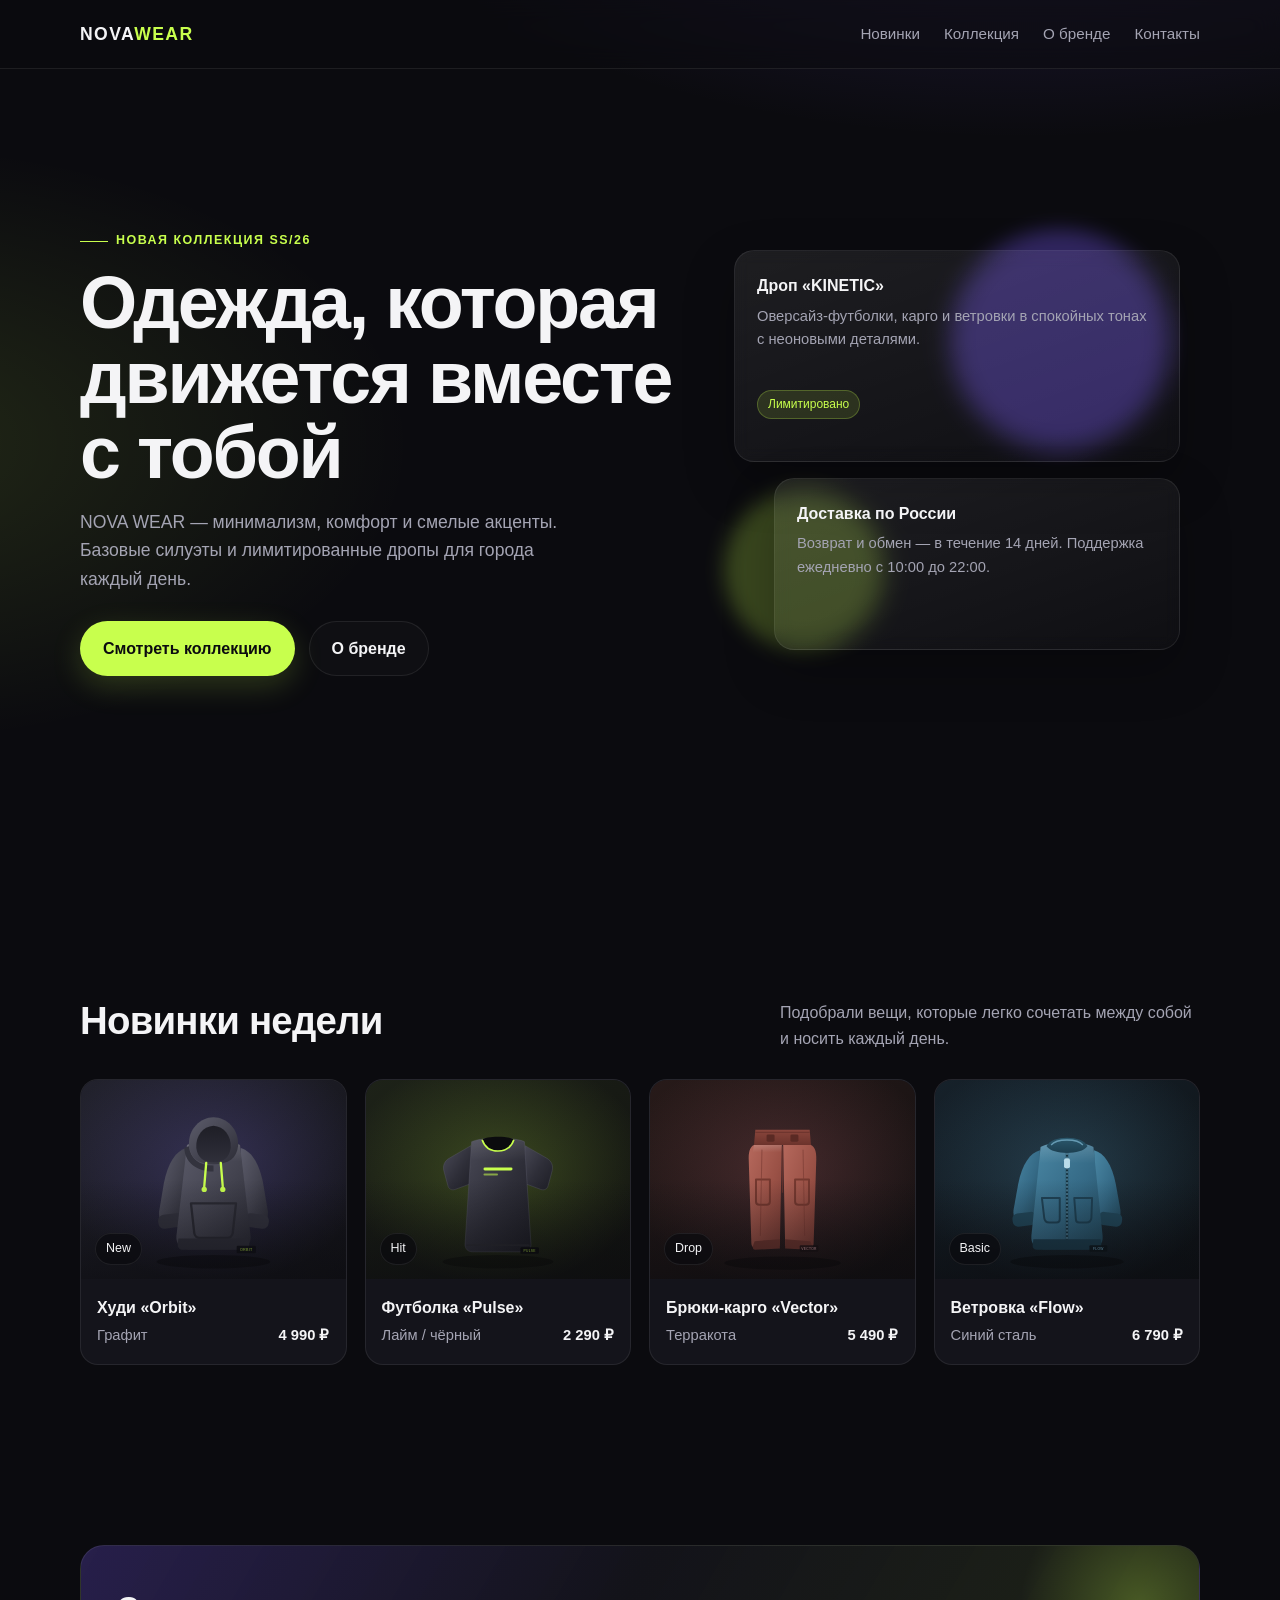
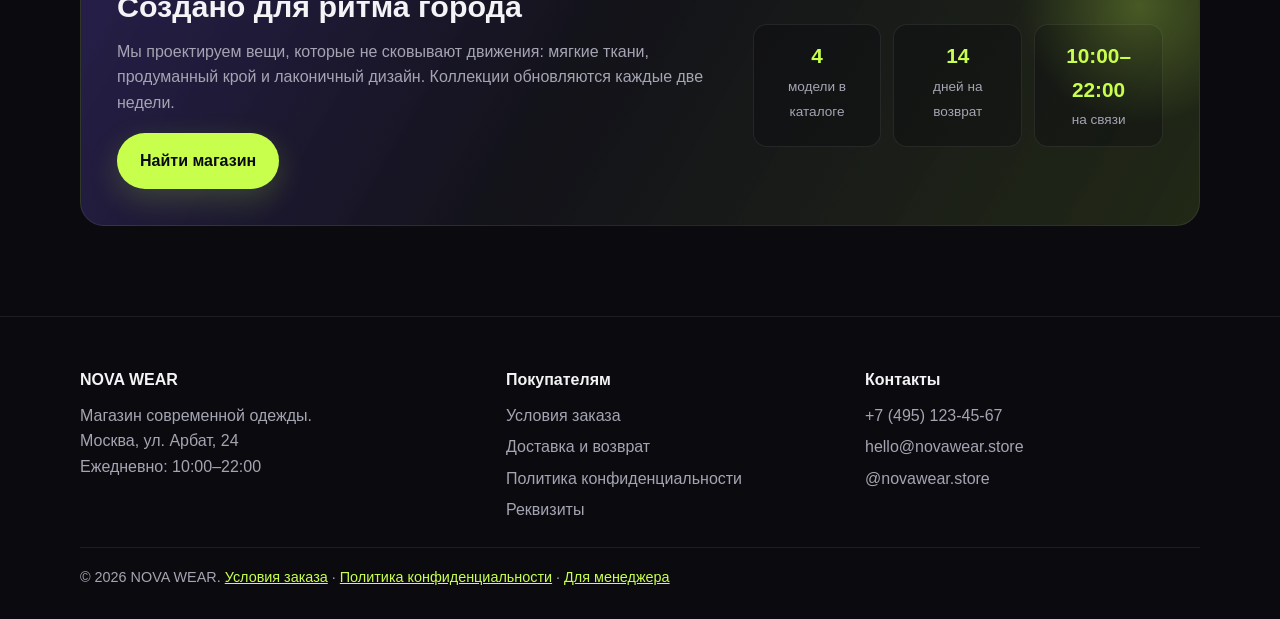
<file: index.html>
<!DOCTYPE html>
<html lang="ru">
<head>
  <meta charset="UTF-8">
  <meta name="viewport" content="width=device-width, initial-scale=1.0">
  <meta http-equiv="Content-Security-Policy" content="default-src 'self'; img-src 'self' data:; style-src 'self' 'unsafe-inline'; script-src 'self'; font-src 'self'; connect-src 'self' https://script.google.com https://script.googleusercontent.com; object-src 'none'; base-uri 'none'; form-action 'self'; frame-src 'none'; worker-src 'none'">
  <meta name="referrer" content="strict-origin-when-cross-origin">
  <title>NOVA WEAR — магазин одежды</title>
  <meta name="description" content="NOVA WEAR — современная одежда с характером. Новые коллекции, базовые вещи и лимитированные дропы. Доставка по всей России.">
  <link rel="stylesheet" href="styles.css">
  <style>
    /* Mobile hero fix + animations (inlined to bypass stale CDN cache) */
    @keyframes fadeUp { from { opacity: 0; transform: translateY(18px); } to { opacity: 1; transform: translateY(0); } }
    @keyframes fadeIn { from { opacity: 0; } to { opacity: 1; } }
    @media (max-width: 900px) {
      .hero { padding-top: 100px; }
      .hero-visual { height: auto; min-height: 320px; order: -1; margin-bottom: 20px; opacity: 0; animation: fadeIn 1.1s ease 0.5s forwards !important; }
      .card-stack { position: relative; inset: auto; }
      .eyebrow { opacity: 0; animation: fadeUp 0.8s ease 0.1s forwards !important; }
      h1 { opacity: 0; animation: fadeUp 0.9s ease 0.25s forwards !important; }
      .hero p { opacity: 0; animation: fadeUp 0.9s ease 0.4s forwards !important; }
      .actions { opacity: 0; animation: fadeUp 0.9s ease 0.55s forwards !important; }
    }
    @media (max-width: 640px) {
      .hero { min-height: auto; padding-top: 110px; padding-bottom: 40px; }
      .hero-visual { height: auto; min-height: 260px; margin-bottom: 24px; }
      .card-stack { position: relative; inset: auto; }
    }
  </style>
</head>
<body>
  <header>
    <div class="container nav">
      <a href="index.html" class="logo">NOVA<span>WEAR</span></a>
      <button class="menu-btn" id="menuBtn" aria-label="Открыть меню">Меню</button>
      <ul class="nav-links" id="navLinks">
        <li><a href="#new">Новинки</a></li>
        <li><a href="#new">Коллекция</a></li>
        <li><a href="#about">О бренде</a></li>
        <li><a href="#contacts">Контакты</a></li>
      </ul>
    </div>
  </header>

  <main>
    <section class="hero container">
      <div class="hero-grid">
        <div>
          <div class="eyebrow">Новая коллекция SS/26</div>
          <h1>Одежда, которая<br>движется вместе с тобой</h1>
          <p>NOVA WEAR — минимализм, комфорт и смелые акценты. Базовые силуэты и лимитированные дропы для города каждый день.</p>
          <div class="actions">
            <a href="#new" class="btn btn-primary">Смотреть коллекцию</a>
            <a href="#about" class="btn btn-ghost">О бренде</a>
          </div>
        </div>
        <div class="hero-visual" aria-hidden="true">
          <div class="orb one"></div>
          <div class="orb two"></div>
          <div class="card-stack">
            <div class="glass main">
              <h3>Дроп «KINETIC»</h3>
              <p>Оверсайз-футболки, карго и ветровки в спокойных тонах с неоновыми деталями.</p>
              <span class="tag">Лимитировано</span>
            </div>
            <div class="glass side">
              <h3>Доставка по России</h3>
              <p>Возврат и обмен — в течение 14 дней. Поддержка ежедневно с 10:00 до 22:00.</p>
            </div>
          </div>
        </div>
      </div>
    </section>

    <section id="new" class="container">
      <div class="section-head reveal">
        <h2>Новинки недели</h2>
        <p>Подобрали вещи, которые легко сочетать между собой и носить каждый день.</p>
      </div>
      <div class="grid" id="productGrid">
        <article class="product reveal" tabindex="0" data-id="hoodie">
          <div class="thumb">
            <img src="assets/hoodie.svg" alt="Худи Orbit — графит" loading="lazy">
            <span class="label">New</span>
          </div>
          <div class="info">
            <h3>Худи «Orbit»</h3>
            <div class="meta"><span>Графит</span><span class="price">4 990 ₽</span></div>
          </div>
        </article>
        <article class="product reveal" tabindex="0" data-id="tee">
          <div class="thumb">
            <img src="assets/tee.svg" alt="Футболка Pulse — чёрный с лаймовым акцентом" loading="lazy">
            <span class="label">Hit</span>
          </div>
          <div class="info">
            <h3>Футболка «Pulse»</h3>
            <div class="meta"><span>Лайм / чёрный</span><span class="price">2 290 ₽</span></div>
          </div>
        </article>
        <article class="product reveal" tabindex="0" data-id="cargo">
          <div class="thumb">
            <img src="assets/cargo.svg" alt="Брюки-карго Vector — терракота" loading="lazy">
            <span class="label">Drop</span>
          </div>
          <div class="info">
            <h3>Брюки-карго «Vector»</h3>
            <div class="meta"><span>Терракота</span><span class="price">5 490 ₽</span></div>
          </div>
        </article>
        <article class="product reveal" tabindex="0" data-id="jacket">
          <div class="thumb">
            <img src="assets/jacket.svg" alt="Ветровка Flow — синий сталь" loading="lazy">
            <span class="label">Basic</span>
          </div>
          <div class="info">
            <h3>Ветровка «Flow»</h3>
            <div class="meta"><span>Синий сталь</span><span class="price">6 790 ₽</span></div>
          </div>
        </article>
      </div>
    </section>

    <section id="collection" class="container">
      <div class="banner reveal" id="about">
        <div>
          <h2>Создано для ритма города</h2>
          <p>Мы проектируем вещи, которые не сковывают движения: мягкие ткани, продуманный крой и лаконичный дизайн. Коллекции обновляются каждые две недели.</p>
          <a href="#contacts" class="btn btn-primary">Найти магазин</a>
        </div>
        <div class="stats">
          <div class="stat"><strong>4</strong><span>модели в каталоге</span></div>
          <div class="stat"><strong>14</strong><span>дней на возврат</span></div>
          <div class="stat"><strong>10:00–22:00</strong><span>на связи</span></div>
        </div>
      </div>
    </section>
  </main>

  <div class="modal" id="productModal" aria-hidden="true">
    <div class="modal-dialog" role="dialog" aria-modal="true" aria-labelledby="modalTitle">
      <button class="modal-close" id="modalClose" aria-label="Закрыть">&times;</button>
      <div class="gallery">
        <div class="view-main" id="viewMain"></div>
        <div class="thumbs" id="viewThumbs"></div>
        <div class="gallery-nav">
          <button class="nav-btn" id="prevView" type="button">← Предыдущий ракурс</button>
          <button class="nav-btn" id="nextView" type="button">Следующий ракурс →</button>
        </div>
      </div>
      <div class="details">
        <div class="eyebrow" id="modalTag" style="animation:none;opacity:1;margin-bottom:8px">Новинка</div>
        <h2 id="modalTitle">Товар</h2>
        <div class="price-lg" id="modalPrice"></div>
        <p id="modalDesc"></p>
        <div class="sizes">
          <h4>Выберите размер</h4>
          <div class="size-list" id="modalSizes"></div>
          <div class="size-hint" id="sizeHint">Сначала выберите размер</div>
        </div>
        <div class="order-actions">
          <button class="btn btn-primary" id="orderBtn" type="button" disabled>Заказать</button>
        </div>
        <h4>Характеристики</h4>
        <ul class="detail-list" id="modalMeta"></ul>
      </div>
      <div class="order-overlay" id="orderOverlay">
        <form class="order-form" id="orderForm" method="post" action="index.html">
          <button type="button" class="order-close" id="orderClose" aria-label="Закрыть">&times;</button>
          <h3>Оформление заказа</h3>
          <div class="order-summary" id="orderSummary"></div>
          <div id="orderFields">
            <p>Заполните данные. Текст заказа скопируется в буфер обмена; затем нажмите «Открыть VK», чтобы перейти в чат и отправить его.</p>
            <label for="custName">Имя</label>
            <input id="custName" name="name" type="text" required maxlength="80" autocomplete="name" placeholder="Ваше имя">
            <label for="custPhone">Телефон</label>
            <input id="custPhone" name="phone" type="tel" required maxlength="20" autocomplete="tel" inputmode="tel" pattern="[0-9+\(\)\-\s]{10,20}" placeholder="+7 (___) ___-__-__">
            <label for="custAddress">Адрес доставки</label>
            <textarea id="custAddress" name="address" maxlength="300" placeholder="Город, улица, дом, квартира, индекс"></textarea>
            <label for="custComment">Комментарий</label>
            <textarea id="custComment" name="comment" maxlength="500" placeholder="Пожелания к заказу"></textarea>

            <fieldset class="contact-pref">
              <legend>Как удобнее связаться</legend>
              <label class="radio"><input type="radio" name="contactPref" value="write" checked> Написать сообщение</label>
              <label class="radio"><input type="radio" name="contactPref" value="call"> Позвонить</label>
            </fieldset>
            <div id="writeOptions">
              <label for="custMessenger">Куда написать</label>
              <input id="custMessenger" name="messenger" type="text" maxlength="80" placeholder="Например: Telegram @username, WhatsApp, VK">
              <p class="form-note">Можно написать куда угодно — укажите удобный мессенджер или контакт, как вам удобнее.</p>
            </div>
            <div id="callOptions">
              <label for="custCallTime">Удобное время для звонка</label>
              <input id="custCallTime" name="callTime" type="text" maxlength="60" placeholder="Например: сегодня 18:00–20:00">
            </div>

            <label class="consent" for="consent">
              <input type="checkbox" id="consent" name="consent" required>
              <span>Я принимаю <a href="terms.html" target="_blank" rel="noopener noreferrer">условия заказа</a> и <a href="privacy.html" target="_blank" rel="noopener noreferrer">политику конфиденциальности</a>, даю согласие на обработку персональных данных.</span>
            </label>
            <div class="form-actions">
              <button type="button" class="btn btn-ghost" id="orderCancel">Назад</button>
              <button type="submit" class="btn btn-primary">Сделать заказ</button>
            </div>
            <p class="form-note">Сайт не хранит ваши данные. Сообщение отправляется вами в VK.</p>
          </div>
          <div class="order-success" id="orderSuccess" hidden>
            <div class="success-head">
              <span class="success-icon" aria-hidden="true">✓</span>
              <div>
                <h4>Заказ успешно создан</h4>
                <p>Менеджер свяжется с вами в ближайшее свободное время или вы можете связаться сами.</p>
              </div>
            </div>
            <label for="orderText">Текст заказа</label>
            <textarea id="orderText" readonly></textarea>
            <div class="form-actions">
              <button type="button" class="btn btn-ghost" id="copyOrder">Скопировать ещё раз</button>
              <a class="btn btn-primary" id="vkLink" href="https://vk.ru/nightsf" target="_blank" rel="noopener noreferrer">Открыть VK</a>
            </div>
            <p class="form-note" id="copyStatus" role="status"></p>
            <button type="button" class="btn btn-ghost" id="orderDone">Готово</button>
          </div>
        </form>
      </div>
    </div>
  </div>

  <footer id="contacts">
    <div class="container footer-grid">
      <div>
        <h4>NOVA WEAR</h4>
        <p>Магазин современной одежды.<br>Москва, ул. Арбат, 24<br>Ежедневно: 10:00–22:00</p>
      </div>
      <div>
        <h4>Покупателям</h4>
        <ul>
          <li><a href="terms.html">Условия заказа</a></li>
          <li><a href="terms.html#delivery">Доставка и возврат</a></li>
          <li><a href="privacy.html">Политика конфиденциальности</a></li>
          <li><a href="terms.html#requisites">Реквизиты</a></li>
        </ul>
      </div>
      <div>
        <h4>Контакты</h4>
        <ul>
          <li><a href="tel:+74951234567">+7 (495) 123-45-67</a></li>
          <li><a href="mailto:hello@novawear.store">hello@novawear.store</a></li>
          <li><a href="https://vk.ru/nightsf" target="_blank" rel="noopener noreferrer">@novawear.store</a></li>
        </ul>
      </div>
    </div>
    <div class="container copy">© 2026 NOVA WEAR. <a href="terms.html">Условия заказа</a> · <a href="privacy.html">Политика конфиденциальности</a> · <a href="admin.html" rel="nofollow">Для менеджера</a></div>
  </footer>

  <script src="script.js" defer></script>
</body>
</html>
</file>
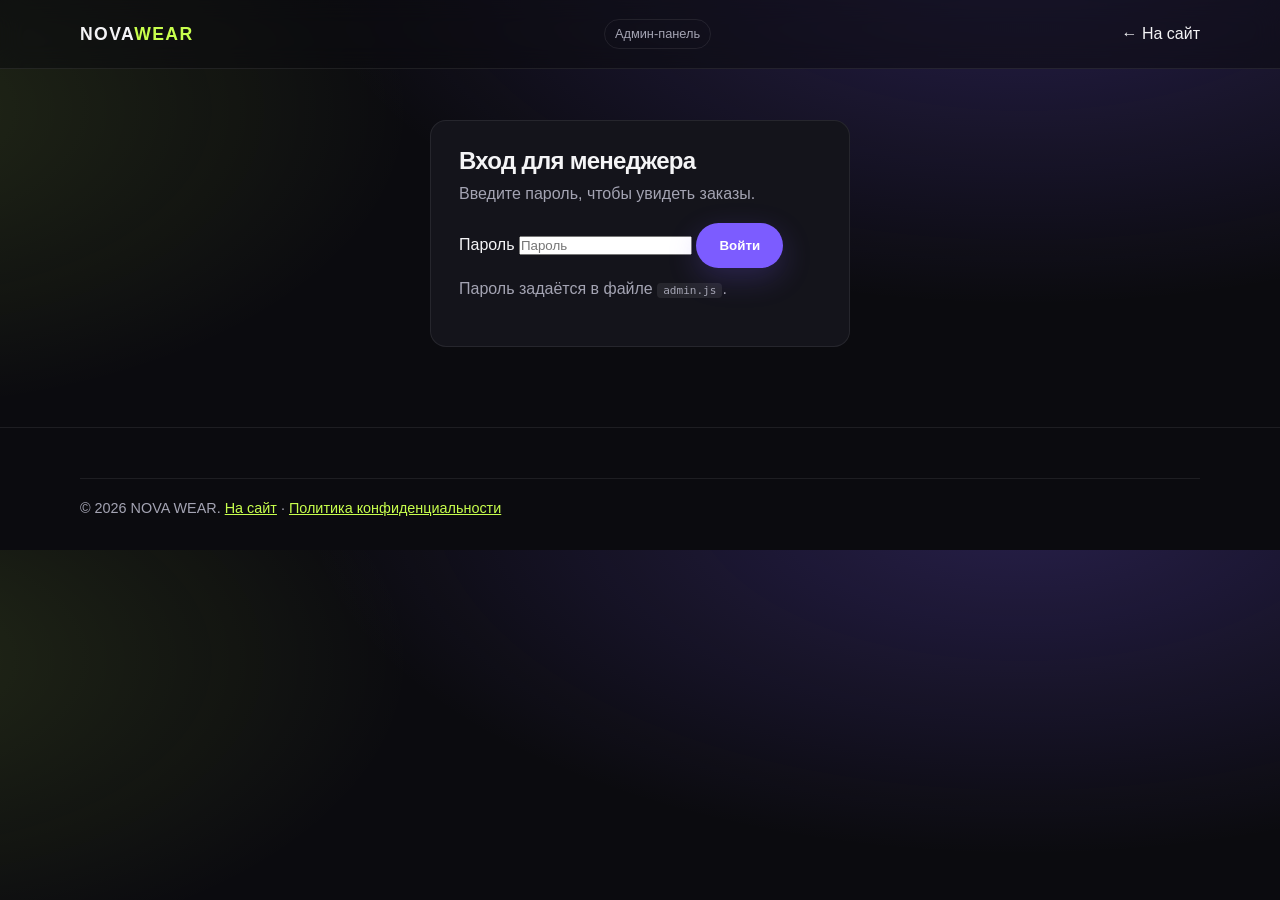
<file: admin.html>
<!DOCTYPE html>
<html lang="ru">
<head>
  <meta charset="UTF-8">
  <meta name="viewport" content="width=device-width, initial-scale=1.0">
  <meta http-equiv="Content-Security-Policy" content="default-src 'self'; img-src 'self' data:; style-src 'self' 'unsafe-inline'; script-src 'self'; font-src 'self'; connect-src 'self' https:; object-src 'none'; base-uri 'none'; form-action 'self'; frame-src 'none'; worker-src 'none'">
  <meta name="referrer" content="strict-origin-when-cross-origin">
  <title>Админ-панель — NOVA WEAR</title>
  <meta name="robots" content="noindex, nofollow">
  <link rel="stylesheet" href="styles.css">
  <link rel="stylesheet" href="admin.css">
</head>
<body>
  <header>
    <div class="container nav">
      <a href="index.html" class="logo">NOVA<span>WEAR</span></a>
      <span class="admin-badge">Админ-панель</span>
      <a class="legal-back" href="index.html">← На сайт</a>
    </div>
  </header>

  <main class="container admin-page">
    <!-- Login -->
    <section id="loginView" class="admin-card">
      <h1>Вход для менеджера</h1>
      <p class="muted">Введите пароль, чтобы увидеть заказы.</p>
      <form id="loginForm">
        <label for="adminPass">Пароль</label>
        <input id="adminPass" type="password" required autocomplete="current-password" placeholder="Пароль">
        <button type="submit" class="btn btn-primary">Войти</button>
        <p class="form-note" id="loginError" role="alert"></p>
      </form>
      <p class="muted">Пароль задаётся в файле <code>admin.js</code>.</p>
    </section>

    <!-- Dashboard -->
    <section id="dashView" hidden>
      <div class="admin-toolbar">
        <h1>Заказы</h1>
        <div class="toolbar-actions">
          <div class="status-tabs" id="statusTabs">
            <button type="button" class="status-tab active" data-status="all">Все</button>
            <button type="button" class="status-tab status-new" data-status="new">Новые</button>
            <button type="button" class="status-tab status-progress" data-status="progress">В работе</button>
            <button type="button" class="status-tab status-done" data-status="done">Выполнены</button>
          </div>
          <button type="button" class="btn btn-ghost" id="refreshBtn">Обновить</button>
          <button type="button" class="btn btn-ghost" id="exportBtn">Экспорт CSV</button>
          <button type="button" class="btn btn-ghost" id="clearBtn">Очистить локальные</button>
          <button type="button" class="btn btn-ghost" id="logoutBtn">Выйти</button>
        </div>
      </div>

      <div class="admin-stats" id="stats"></div>

      <div id="ordersList" class="orders-list"></div>
      <div id="emptyState" class="empty-state" hidden>
        <p>Заказов пока нет.</p>
        <p class="form-note">Заказы появляются здесь после оформления на сайте.</p>
      </div>
    </section>
  </main>

  <footer>
    <div class="container copy">© 2026 NOVA WEAR. <a href="index.html">На сайт</a> · <a href="privacy.html">Политика конфиденциальности</a></div>
  </footer>

  <script src="admin.js" defer></script>
</body>
</html>
</file>
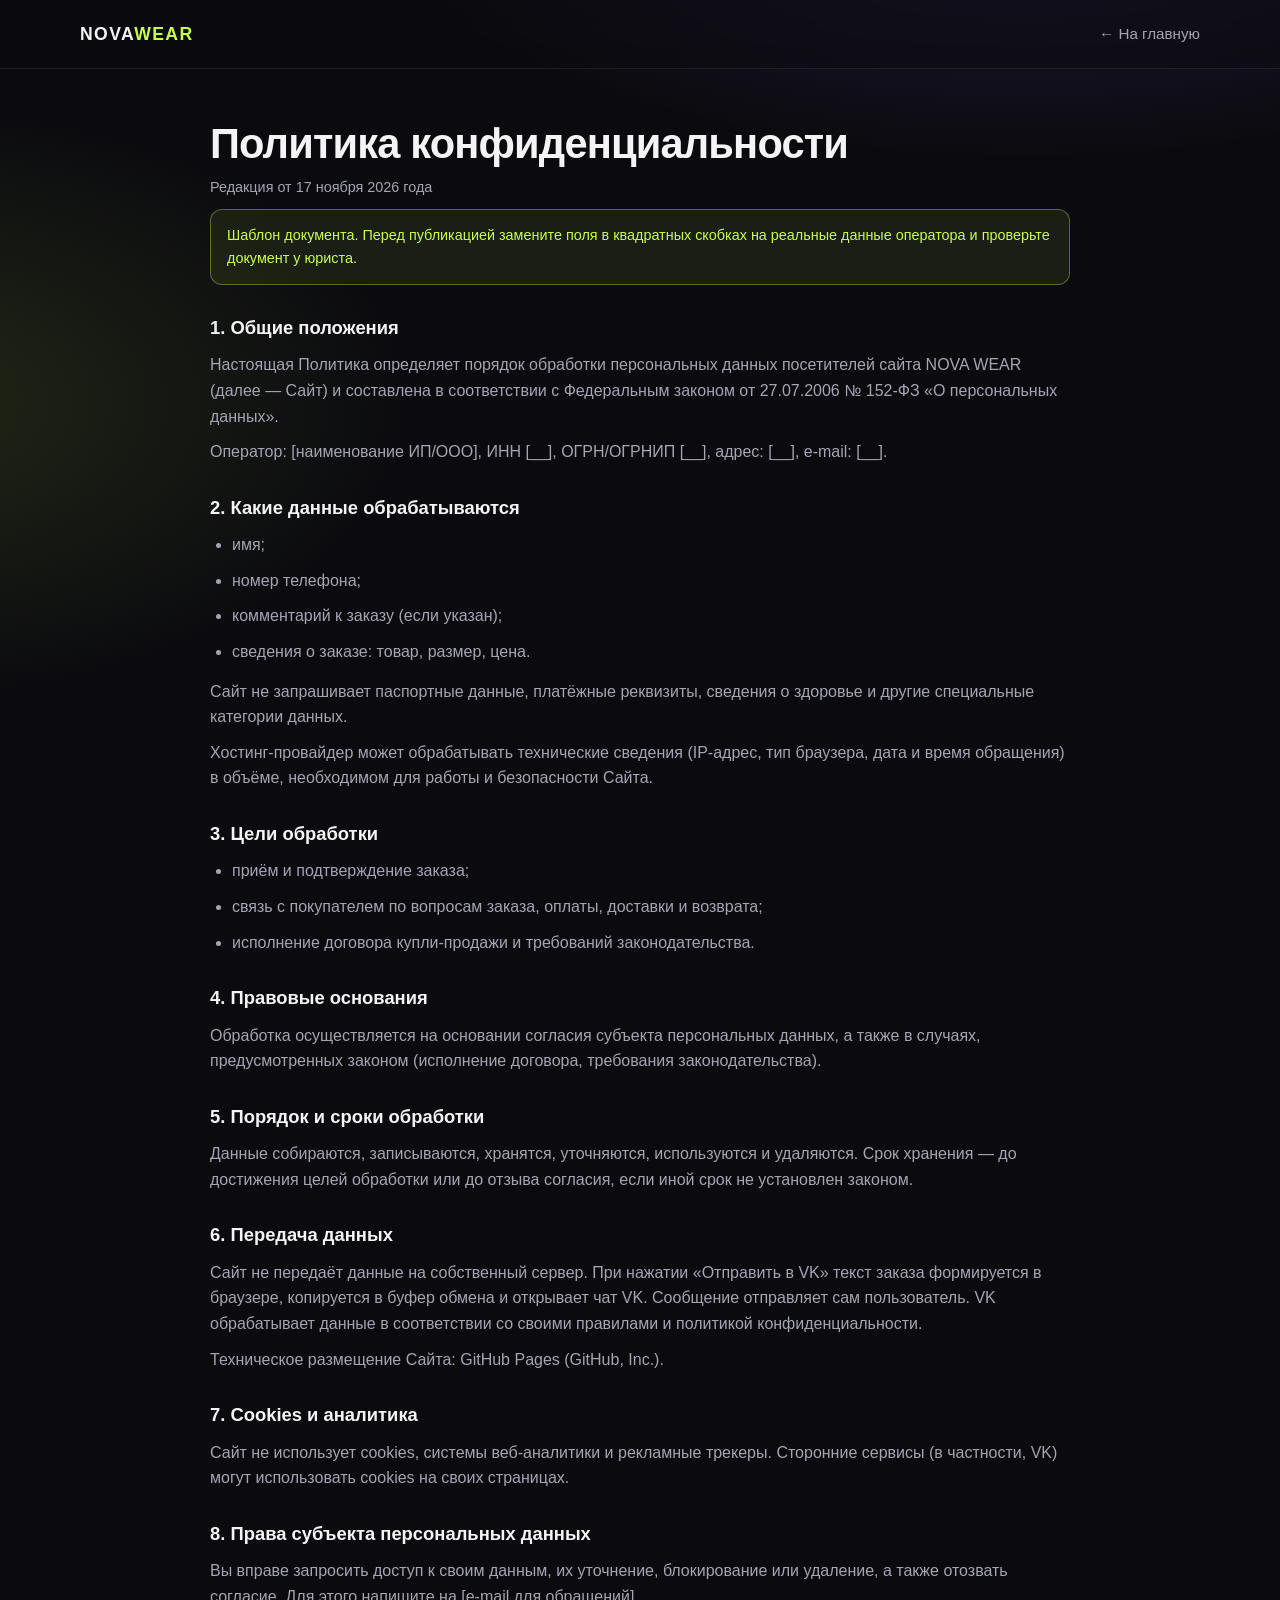
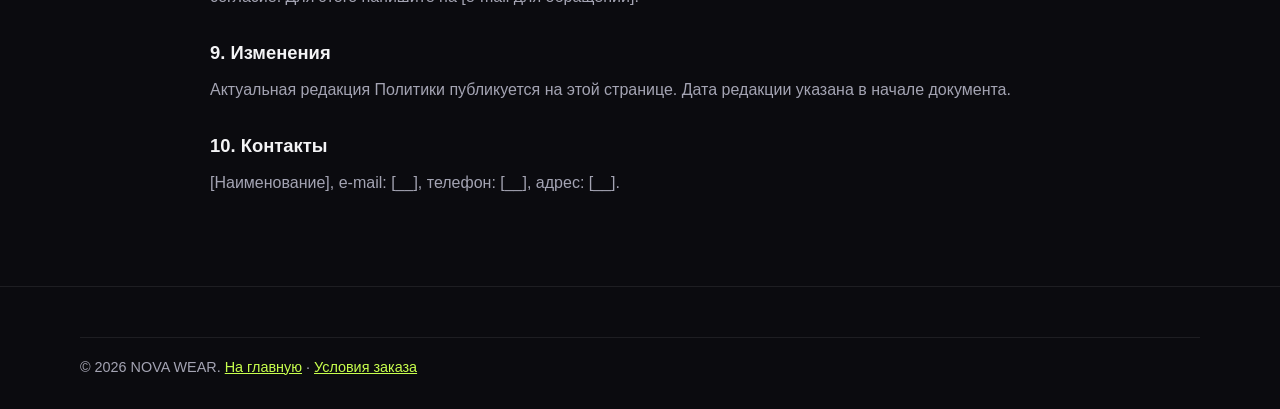
<file: privacy.html>
<!DOCTYPE html>
<html lang="ru">
<head>
  <meta charset="UTF-8">
  <meta name="viewport" content="width=device-width, initial-scale=1.0">
  <meta http-equiv="Content-Security-Policy" content="default-src 'self'; img-src 'self' data:; style-src 'self'; script-src 'none'; font-src 'self'; connect-src 'self'; object-src 'none'; base-uri 'none'; form-action 'self'; frame-src 'none'; worker-src 'none'">
  <meta name="referrer" content="strict-origin-when-cross-origin">
  <title>Политика конфиденциальности — NOVA WEAR</title>
  <meta name="description" content="Политика конфиденциальности и обработки персональных данных магазина NOVA WEAR.">
  <link rel="stylesheet" href="styles.css">
  <link rel="stylesheet" href="legal.css">
</head>
<body>
  <header>
    <div class="container nav">
      <a href="index.html" class="logo">NOVA<span>WEAR</span></a>
      <a class="legal-back" href="index.html">← На главную</a>
    </div>
  </header>

  <main class="container legal-page">
    <h1>Политика конфиденциальности</h1>
    <p class="legal-date">Редакция от 17 ноября 2026 года</p>

    <div class="legal-note">
      Шаблон документа. Перед публикацией замените поля в квадратных скобках на реальные данные оператора и проверьте документ у юриста.
    </div>

    <h2>1. Общие положения</h2>
    <p>Настоящая Политика определяет порядок обработки персональных данных посетителей сайта NOVA WEAR (далее — Сайт) и составлена в соответствии с Федеральным законом от 27.07.2006 № 152-ФЗ «О персональных данных».</p>
    <p>Оператор: [наименование ИП/ООО], ИНН [__], ОГРН/ОГРНИП [__], адрес: [__], e-mail: [__].</p>

    <h2>2. Какие данные обрабатываются</h2>
    <ul>
      <li>имя;</li>
      <li>номер телефона;</li>
      <li>комментарий к заказу (если указан);</li>
      <li>сведения о заказе: товар, размер, цена.</li>
    </ul>
    <p>Сайт не запрашивает паспортные данные, платёжные реквизиты, сведения о здоровье и другие специальные категории данных.</p>
    <p>Хостинг-провайдер может обрабатывать технические сведения (IP-адрес, тип браузера, дата и время обращения) в объёме, необходимом для работы и безопасности Сайта.</p>

    <h2>3. Цели обработки</h2>
    <ul>
      <li>приём и подтверждение заказа;</li>
      <li>связь с покупателем по вопросам заказа, оплаты, доставки и возврата;</li>
      <li>исполнение договора купли-продажи и требований законодательства.</li>
    </ul>

    <h2>4. Правовые основания</h2>
    <p>Обработка осуществляется на основании согласия субъекта персональных данных, а также в случаях, предусмотренных законом (исполнение договора, требования законодательства).</p>

    <h2>5. Порядок и сроки обработки</h2>
    <p>Данные собираются, записываются, хранятся, уточняются, используются и удаляются. Срок хранения — до достижения целей обработки или до отзыва согласия, если иной срок не установлен законом.</p>

    <h2>6. Передача данных</h2>
    <p>Сайт не передаёт данные на собственный сервер. При нажатии «Отправить в VK» текст заказа формируется в браузере, копируется в буфер обмена и открывает чат VK. Сообщение отправляет сам пользователь. VK обрабатывает данные в соответствии со своими правилами и политикой конфиденциальности.</p>
    <p>Техническое размещение Сайта: GitHub Pages (GitHub, Inc.).</p>

    <h2>7. Cookies и аналитика</h2>
    <p>Сайт не использует cookies, системы веб-аналитики и рекламные трекеры. Сторонние сервисы (в частности, VK) могут использовать cookies на своих страницах.</p>

    <h2>8. Права субъекта персональных данных</h2>
    <p>Вы вправе запросить доступ к своим данным, их уточнение, блокирование или удаление, а также отозвать согласие. Для этого напишите на [e-mail для обращений].</p>

    <h2>9. Изменения</h2>
    <p>Актуальная редакция Политики публикуется на этой странице. Дата редакции указана в начале документа.</p>

    <h2>10. Контакты</h2>
    <p>[Наименование], e-mail: [__], телефон: [__], адрес: [__].</p>
  </main>

  <footer>
    <div class="container copy">
      © 2026 NOVA WEAR. <a href="index.html">На главную</a> · <a href="terms.html">Условия заказа</a>
    </div>
  </footer>
</body>
</html>
</file>
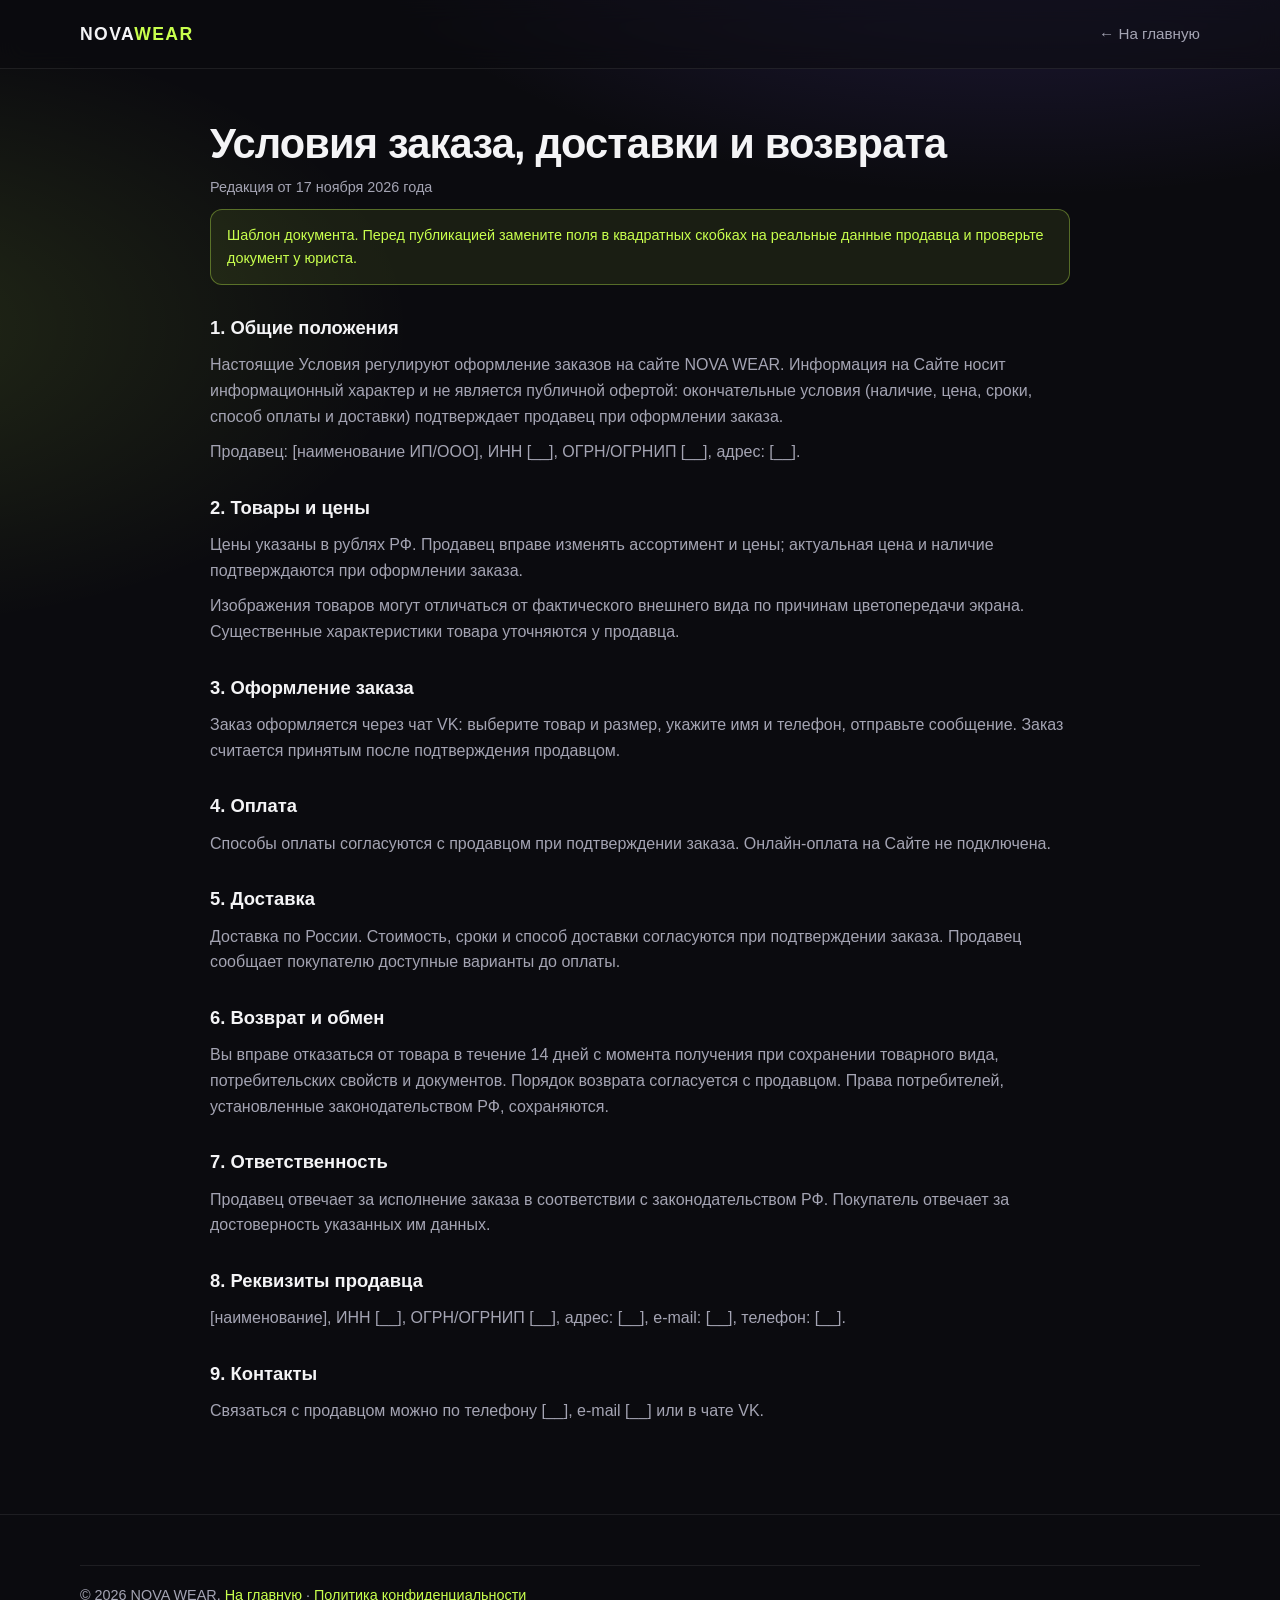
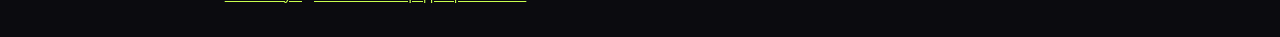
<file: terms.html>
<!DOCTYPE html>
<html lang="ru">
<head>
  <meta charset="UTF-8">
  <meta name="viewport" content="width=device-width, initial-scale=1.0">
  <meta http-equiv="Content-Security-Policy" content="default-src 'self'; img-src 'self' data:; style-src 'self'; script-src 'none'; font-src 'self'; connect-src 'self'; object-src 'none'; base-uri 'none'; form-action 'self'; frame-src 'none'; worker-src 'none'">
  <meta name="referrer" content="strict-origin-when-cross-origin">
  <title>Условия заказа, доставки и возврата — NOVA WEAR</title>
  <meta name="description" content="Условия оформления заказа, оплаты, доставки, возврата и обмена товара в магазине NOVA WEAR.">
  <link rel="stylesheet" href="styles.css">
  <link rel="stylesheet" href="legal.css">
</head>
<body>
  <header>
    <div class="container nav">
      <a href="index.html" class="logo">NOVA<span>WEAR</span></a>
      <a class="legal-back" href="index.html">← На главную</a>
    </div>
  </header>

  <main class="container legal-page">
    <h1>Условия заказа, доставки и возврата</h1>
    <p class="legal-date">Редакция от 17 ноября 2026 года</p>

    <div class="legal-note">
      Шаблон документа. Перед публикацией замените поля в квадратных скобках на реальные данные продавца и проверьте документ у юриста.
    </div>

    <h2>1. Общие положения</h2>
    <p>Настоящие Условия регулируют оформление заказов на сайте NOVA WEAR. Информация на Сайте носит информационный характер и не является публичной офертой: окончательные условия (наличие, цена, сроки, способ оплаты и доставки) подтверждает продавец при оформлении заказа.</p>
    <p>Продавец: [наименование ИП/ООО], ИНН [__], ОГРН/ОГРНИП [__], адрес: [__].</p>

    <h2>2. Товары и цены</h2>
    <p>Цены указаны в рублях РФ. Продавец вправе изменять ассортимент и цены; актуальная цена и наличие подтверждаются при оформлении заказа.</p>
    <p>Изображения товаров могут отличаться от фактического внешнего вида по причинам цветопередачи экрана. Существенные характеристики товара уточняются у продавца.</p>

    <h2>3. Оформление заказа</h2>
    <p>Заказ оформляется через чат VK: выберите товар и размер, укажите имя и телефон, отправьте сообщение. Заказ считается принятым после подтверждения продавцом.</p>

    <h2>4. Оплата</h2>
    <p>Способы оплаты согласуются с продавцом при подтверждении заказа. Онлайн-оплата на Сайте не подключена.</p>

    <h2 id="delivery">5. Доставка</h2>
    <p>Доставка по России. Стоимость, сроки и способ доставки согласуются при подтверждении заказа. Продавец сообщает покупателю доступные варианты до оплаты.</p>

    <h2 id="return">6. Возврат и обмен</h2>
    <p>Вы вправе отказаться от товара в течение 14 дней с момента получения при сохранении товарного вида, потребительских свойств и документов. Порядок возврата согласуется с продавцом. Права потребителей, установленные законодательством РФ, сохраняются.</p>

    <h2>7. Ответственность</h2>
    <p>Продавец отвечает за исполнение заказа в соответствии с законодательством РФ. Покупатель отвечает за достоверность указанных им данных.</p>

    <h2 id="requisites">8. Реквизиты продавца</h2>
    <p>[наименование], ИНН [__], ОГРН/ОГРНИП [__], адрес: [__], e-mail: [__], телефон: [__].</p>

    <h2>9. Контакты</h2>
    <p>Связаться с продавцом можно по телефону [__], e-mail [__] или в чате VK.</p>
  </main>

  <footer>
    <div class="container copy">
      © 2026 NOVA WEAR. <a href="index.html">На главную</a> · <a href="privacy.html">Политика конфиденциальности</a>
    </div>
  </footer>
</body>
</html>
</file>
<file: styles.css>
:root {
      --bg: #0b0b0f;
      --surface: #14141b;
      --text: #f4f4f6;
      --muted: #a4a4b3;
      --accent: #c8ff4d;
      --accent-2: #7c5cff;
      --border: rgba(255,255,255,0.08);
    }
    * { box-sizing: border-box; margin: 0; padding: 0; }
    html { scroll-behavior: smooth; }
    body {
      font-family: "Segoe UI", Inter, Roboto, Helvetica, Arial, sans-serif;
      background: radial-gradient(1200px 600px at 80% -10%, rgba(124,92,255,0.25), transparent 60%),
                  radial-gradient(900px 500px at -10% 20%, rgba(200,255,77,0.12), transparent 60%),
                  var(--bg);
      color: var(--text);
      line-height: 1.6;
      overflow-x: hidden;
    }
    a { color: inherit; text-decoration: none; }
    img { max-width: 100%; display: block; }
    .container { width: min(1120px, 100% - 40px); margin: 0 auto; }

    /* Header */
    header {
      position: fixed;
      top: 0; left: 0; right: 0;
      z-index: 50;
      backdrop-filter: blur(12px);
      background: rgba(11,11,15,0.55);
      border-bottom: 1px solid var(--border);
      transition: background 0.3s ease;
    }
    .nav {
      display: flex;
      align-items: center;
      justify-content: space-between;
      height: 68px;
    }
    .logo {
      font-weight: 800;
      letter-spacing: 0.08em;
      font-size: 1.1rem;
    }
    .logo span { color: var(--accent); }
    .nav-links {
      display: flex;
      gap: 24px;
      list-style: none;
      color: var(--muted);
      font-size: 0.95rem;
    }
    .nav-links a { transition: color 0.25s ease; }
    .nav-links a:hover { color: var(--text); }
    .menu-btn {
      display: none;
      background: none;
      border: 1px solid var(--border);
      color: var(--text);
      padding: 8px 10px;
      border-radius: 8px;
      font: inherit;
      cursor: pointer;
    }

    /* Hero */
    .hero {
      min-height: 100vh;
      display: grid;
      align-items: center;
      padding-top: 90px;
      position: relative;
    }
    .hero-grid {
      display: grid;
      grid-template-columns: 1.1fr 0.9fr;
      gap: 40px;
      align-items: center;
    }
    .eyebrow {
      display: inline-flex;
      align-items: center;
      gap: 8px;
      color: var(--accent);
      font-weight: 600;
      letter-spacing: 0.12em;
      text-transform: uppercase;
      font-size: 0.78rem;
      margin-bottom: 14px;
    }
    @media (prefers-reduced-motion: no-preference) {
      .eyebrow { opacity: 0; animation: fadeUp 0.8s ease 0.1s forwards; }
    }
    .eyebrow::before {
      content: "";
      width: 28px; height: 1px;
      background: var(--accent);
    }
    h1 {
      font-size: clamp(2.4rem, 6vw, 4.6rem);
      line-height: 1.02;
      letter-spacing: -0.03em;
      margin-bottom: 18px;
    }
    @media (prefers-reduced-motion: no-preference) {
      h1 { opacity: 0; animation: fadeUp 0.9s ease 0.25s forwards; }
    }
    .hero p {
      color: var(--muted);
      font-size: 1.1rem;
      max-width: 520px;
      margin-bottom: 28px;
    }
    @media (prefers-reduced-motion: no-preference) {
      .hero p { opacity: 0; animation: fadeUp 0.9s ease 0.4s forwards; }
    }
    .actions {
      display: flex;
      gap: 14px;
      flex-wrap: wrap;
    }
    @media (prefers-reduced-motion: no-preference) {
      .actions { opacity: 0; animation: fadeUp 0.9s ease 0.55s forwards; }
    }
    .btn {
      display: inline-flex;
      align-items: center;
      justify-content: center;
      padding: 14px 22px;
      border-radius: 999px;
      font-weight: 600;
      transition: transform 0.25s ease, box-shadow 0.25s ease, background 0.25s ease;
      border: 1px solid transparent;
      cursor: pointer;
    }
    .btn-primary {
      background: var(--accent);
      color: #0b0b0f;
      box-shadow: 0 10px 30px rgba(200,255,77,0.18);
    }
    .btn-primary:hover { transform: translateY(-2px); box-shadow: 0 16px 40px rgba(200,255,77,0.28); }
    .btn-ghost {
      border-color: var(--border);
      color: var(--text);
      background: rgba(255,255,255,0.02);
    }
    .btn-ghost:hover { transform: translateY(-2px); border-color: rgba(255,255,255,0.2); }
    .hero-visual {
      position: relative;
      height: 480px;
    }
    @media (prefers-reduced-motion: no-preference) {
      .hero-visual { opacity: 0; animation: fadeIn 1.1s ease 0.5s forwards; }
    }
    .orb {
      position: absolute;
      border-radius: 50%;
      filter: blur(10px);
      opacity: 0.7;
      animation: float 8s ease-in-out infinite;
    }
    .orb.one { width: 220px; height: 220px; background: rgba(124,92,255,0.5); top: 20px; right: 30px; }
    .orb.two { width: 160px; height: 160px; background: rgba(200,255,77,0.35); bottom: 40px; left: 10px; animation-delay: -3s; }
    .card-stack {
      position: absolute;
      inset: 40px 20px;
      display: grid;
      gap: 16px;
    }
    .glass {
      background: linear-gradient(160deg, rgba(255,255,255,0.08), rgba(255,255,255,0.02));
      border: 1px solid var(--border);
      border-radius: 20px;
      padding: 22px;
      backdrop-filter: blur(8px);
      box-shadow: 0 20px 50px rgba(0,0,0,0.25);
    }
    .glass h3 { font-size: 1rem; margin-bottom: 6px; }
    .glass p { color: var(--muted); font-size: 0.92rem; }
    .tag {
      display: inline-block;
      margin-top: 10px;
      padding: 4px 10px;
      border-radius: 999px;
      font-size: 0.75rem;
      background: rgba(200,255,77,0.12);
      color: var(--accent);
      border: 1px solid rgba(200,255,77,0.25);
    }
    .glass.main { transform: translateY(0); animation: floatCard 6s ease-in-out infinite; }
    .glass.side { margin-left: 40px; animation: floatCard 7s ease-in-out infinite reverse; }

    /* Sections */
    section { padding: 90px 0; }
    .section-head {
      display: flex;
      align-items: end;
      justify-content: space-between;
      gap: 20px;
      margin-bottom: 28px;
    }
    .section-head h2 {
      font-size: clamp(1.7rem, 3vw, 2.4rem);
      letter-spacing: -0.02em;
    }
    .section-head p { color: var(--muted); max-width: 420px; }

    /* Products */
    .grid {
      display: grid;
      grid-template-columns: repeat(4, 1fr);
      gap: 18px;
    }
    .product {
      background: var(--surface);
      border: 1px solid var(--border);
      border-radius: 18px;
      overflow: hidden;
      transition: transform 0.35s ease, border-color 0.35s ease;
      cursor: pointer;
    }
    .product:hover { transform: translateY(-6px); border-color: rgba(255,255,255,0.18); }
    .product:focus-visible { outline: 2px solid var(--accent); outline-offset: 3px; }
    .thumb {
      aspect-ratio: 4 / 3;
      width: 100%;
      position: relative;
      overflow: hidden;
      background: #1b1b24;
    }
    .thumb::after {
      content: "";
      position: absolute;
      inset: 0;
      background: linear-gradient(to top, rgba(11,11,15,0.55), transparent 50%);
    }
    .thumb .shape {
      position: absolute;
      border-radius: 24px;
      transition: transform 0.6s cubic-bezier(.2,.8,.2,1);
    }
    .thumb img {
      position: absolute;
      inset: 0;
      width: 100%;
      height: 100%;
      object-fit: cover;
      transition: transform 0.6s cubic-bezier(.2,.8,.2,1);
    }
    .product:hover .thumb .shape { transform: scale(1.08) rotate(-2deg); }
    .product:hover .thumb img { transform: scale(1.04); }
    .t1 { inset: 20px; background: linear-gradient(135deg, #2a2640, #5b4bb7); }
    .t2 { inset: 20px; background: linear-gradient(135deg, #2b3320, #7da62b); }
    .t3 { inset: 20px; background: linear-gradient(135deg, #3a2328, #b85c6a); }
    .t4 { inset: 20px; background: linear-gradient(135deg, #20303a, #3d8fb8); }
    .label {
      position: absolute;
      left: 14px; bottom: 14px;
      z-index: 2;
      font-size: 0.78rem;
      padding: 5px 10px;
      border-radius: 999px;
      background: rgba(11,11,15,0.7);
      border: 1px solid var(--border);
      backdrop-filter: blur(6px);
    }
    .info { padding: 16px; }
    .info h3 { font-size: 1rem; margin-bottom: 4px; }
    .meta { display: flex; justify-content: space-between; color: var(--muted); font-size: 0.92rem; }
    .price { color: var(--text); font-weight: 600; }

    /* Banner */
    .banner {
      background: linear-gradient(120deg, rgba(124,92,255,0.25), rgba(20,20,27,0.9) 45%, rgba(200,255,77,0.12));
      border: 1px solid var(--border);
      border-radius: 24px;
      padding: 36px;
      display: grid;
      grid-template-columns: 1.2fr 0.8fr;
      gap: 20px;
      align-items: center;
      overflow: hidden;
      position: relative;
    }
    .banner::after {
      content: "";
      position: absolute;
      width: 240px; height: 240px;
      right: -60px; top: -60px;
      background: radial-gradient(circle, rgba(200,255,77,0.25), transparent 70%);
      animation: pulse 5s ease-in-out infinite;
    }
    .banner h2 { font-size: 1.9rem; margin-bottom: 8px; }
    .banner p { color: var(--muted); margin-bottom: 18px; }
    .stats { display: grid; grid-template-columns: repeat(3, 1fr); gap: 12px; }
    .stat {
      background: rgba(11,11,15,0.35);
      border: 1px solid var(--border);
      border-radius: 14px;
      padding: 14px;
      text-align: center;
    }
    .stat strong { display: block; font-size: 1.3rem; color: var(--accent); }
    .stat span { color: var(--muted); font-size: 0.85rem; }

    /* Modal */
    .modal {
      position: fixed;
      inset: 0;
      z-index: 100;
      display: grid;
      place-items: center;
      padding: 20px;
      background: rgba(5,5,8,0.72);
      backdrop-filter: blur(8px);
      opacity: 0;
      visibility: hidden;
      transition: opacity 0.3s ease, visibility 0.3s ease;
    }
    .modal.open { opacity: 1; visibility: visible; }
    .modal-dialog {
      width: min(980px, 100%);
      max-height: 92vh;
      overflow: auto;
      background: var(--surface);
      border: 1px solid var(--border);
      border-radius: 24px;
      display: grid;
      grid-template-columns: 1.05fr 0.95fr;
      gap: 0;
      transform: translateY(16px) scale(0.98);
      transition: transform 0.35s ease;
      position: relative;
    }
    .modal.open .modal-dialog { transform: translateY(0) scale(1); }
    .modal-close {
      position: absolute;
      top: 14px; right: 14px;
      z-index: 3;
      width: 38px; height: 38px;
      border-radius: 50%;
      border: 1px solid var(--border);
      background: rgba(20,20,27,0.8);
      color: var(--text);
      font-size: 1.2rem;
      cursor: pointer;
    }
    .gallery { padding: 22px; border-right: 1px solid var(--border); }
    .view-main {
      aspect-ratio: 4 / 3;
      width: 100%;
      height: auto;
      border-radius: 18px;
      border: 1px solid var(--border);
      position: relative;
      overflow: hidden;
      margin-bottom: 12px;
      background: #1b1b24;
    }
    .view-layer {
      position: absolute;
      inset: 0;
      display: flex;
      align-items: end;
      justify-content: space-between;
      padding: 18px;
      transition: opacity 0.35s ease, transform 0.35s ease;
    }
    .view-layer .silhouette {
      position: absolute;
      inset: 30px 60px;
      border-radius: 26px;
      opacity: 0.95;
    }
    .view-label {
      position: relative;
      z-index: 2;
      font-size: 0.8rem;
      padding: 5px 10px;
      border-radius: 999px;
      background: rgba(11,11,15,0.6);
      border: 1px solid var(--border);
    }
    .view-hint { position: relative; z-index: 2; color: var(--muted); font-size: 0.85rem; }
    .thumbs { display: grid; grid-template-columns: repeat(4, 1fr); gap: 8px; }
    .thumb-btn {
      height: 64px;
      border-radius: 12px;
      border: 1px solid var(--border);
      background: #1b1b24;
      cursor: pointer;
      position: relative;
      overflow: hidden;
      opacity: 0.7;
      transition: opacity 0.2s, border-color 0.2s, transform 0.2s;
    }
    .thumb-btn span { position: absolute; left: 8px; bottom: 6px; font-size: 0.7rem; color: #fff; text-shadow: 0 1px 8px #000; }
    .thumb-btn.active { opacity: 1; border-color: var(--accent); transform: translateY(-2px); }
    .gallery-nav { display: flex; gap: 8px; margin-top: 10px; }
    .nav-btn {
      flex: 1;
      padding: 10px;
      border-radius: 10px;
      border: 1px solid var(--border);
      background: rgba(255,255,255,0.02);
      color: var(--text);
      cursor: pointer;
    }
    .details { padding: 26px 24px 24px; }
    .details .price-lg { color: var(--accent); font-size: 1.4rem; font-weight: 700; margin: 6px 0 14px; }
    .details p { color: var(--muted); margin-bottom: 18px; }
    .sizes h4, .details h4 { font-size: 0.95rem; margin-bottom: 10px; color: var(--text); }
    .size-list { display: flex; flex-wrap: wrap; gap: 8px; margin-bottom: 18px; }
    .size {
      min-width: 42px;
      padding: 8px 10px;
      text-align: center;
      border-radius: 10px;
      border: 1px solid var(--border);
      color: var(--muted);
      font-size: 0.9rem;
      background: transparent;
      cursor: pointer;
      transition: all 0.2s ease;
    }
    .size:hover { border-color: rgba(255,255,255,0.25); color: var(--text); }
    .size.selected { background: var(--accent); color: #0b0b0f; border-color: var(--accent); font-weight: 600; }
    .order-actions { margin: 18px 0 10px; }
    .order-actions .btn { width: 100%; }
    .btn[disabled] { opacity: 0.45; cursor: not-allowed; transform: none !important; box-shadow: none !important; }
    .size-hint { color: var(--muted); font-size: 0.85rem; margin-top: 8px; min-height: 1.2em; }
    .detail-list { list-style: none; color: var(--muted); display: grid; gap: 6px; font-size: 0.95rem; }
    .detail-list strong { color: var(--text); font-weight: 500; }
    .order-overlay {
      position: absolute;
      inset: 0;
      background: rgba(11,11,15,0.75);
      backdrop-filter: blur(6px);
      display: grid;
      place-items: center;
      padding: 20px;
      opacity: 0;
      visibility: hidden;
      transition: opacity 0.25s ease, visibility 0.25s ease;
      z-index: 5;
      border-radius: 24px;
    }
    .order-overlay.open { opacity: 1; visibility: visible; }
    .order-form {
      width: min(420px, 100%);
      background: var(--surface);
      border: 1px solid var(--border);
      border-radius: 18px;
      padding: 20px;
      position: relative;
    }
    .order-form h3 { margin-bottom: 4px; font-size: 1.15rem; }
    .order-form p { color: var(--muted); font-size: 0.9rem; margin-bottom: 14px; }
    .order-form label { display: block; font-size: 0.9rem; margin: 10px 0 6px; color: var(--muted); }
    .order-form input, .order-form textarea {
      width: 100%;
      padding: 11px 12px;
      border-radius: 10px;
      border: 1px solid var(--border);
      background: rgba(255,255,255,0.02);
      color: var(--text);
      font: inherit;
    }
    .order-form textarea { min-height: 70px; resize: vertical; }
    .order-form .form-actions { display: flex; gap: 10px; margin-top: 14px; }
    .order-form .form-actions .btn { flex: 1; padding: 12px; }
    .order-close { position: absolute; top: 10px; right: 10px; width: 32px; height: 32px; border-radius: 50%; border: 1px solid var(--border); background: transparent; color: var(--text); cursor: pointer; }
    .order-summary { font-size: 0.9rem; color: var(--accent); margin-bottom: 6px; }

    /* Footer */
    footer {
      padding: 50px 0 30px;
      border-top: 1px solid var(--border);
      color: var(--muted);
    }
    .footer-grid {
      display: grid;
      grid-template-columns: 1.2fr 1fr 1fr;
      gap: 24px;
      margin-bottom: 24px;
    }
    footer h4 { color: var(--text); margin-bottom: 10px; }
    footer ul { list-style: none; display: grid; gap: 6px; }
    .copy { font-size: 0.9rem; border-top: 1px solid var(--border); padding-top: 18px; }

    /* Reveal */
    .reveal { opacity: 0; transform: translateY(24px); transition: opacity 0.7s ease, transform 0.7s ease; }
    .reveal.show { opacity: 1; transform: translateY(0); }

    /* Animations */
    @keyframes fadeUp {
      from { opacity: 0; transform: translateY(18px); }
      to { opacity: 1; transform: translateY(0); }
    }
    @keyframes fadeIn { from { opacity: 0; } to { opacity: 1; } }
    @keyframes float {
      0%, 100% { transform: translateY(0) translateX(0); }
      50% { transform: translateY(-18px) translateX(8px); }
    }
    @keyframes floatCard {
      0%, 100% { transform: translateY(0); }
      50% { transform: translateY(-10px); }
    }
    @keyframes pulse {
      0%, 100% { transform: scale(1); opacity: 0.7; }
      50% { transform: scale(1.15); opacity: 1; }
    }

    /* Mobile */
    @media (max-width: 900px) {
      .hero-grid, .banner { grid-template-columns: 1fr; }
      .hero { padding-top: 100px; }
      .hero-visual { height: auto; min-height: 320px; order: -1; margin-bottom: 20px; }
      .card-stack { position: relative; inset: auto; }
      .grid { grid-template-columns: repeat(2, 1fr); }
      .footer-grid { grid-template-columns: 1fr 1fr; }
      .section-head { flex-direction: column; align-items: flex-start; }
      .modal-dialog { grid-template-columns: 1fr; max-height: 94vh; }
      .gallery { border-right: none; border-bottom: 1px solid var(--border); }
    }
    @media (max-width: 640px) {
      .menu-btn { display: inline-flex; }
      .nav-links {
        position: absolute;
        top: 68px; left: 0; right: 0;
        background: rgba(11,11,15,0.97);
        border-bottom: 1px solid var(--border);
        flex-direction: column;
        padding: 16px 20px 22px;
        gap: 14px;
        transform: translateY(-10px);
        opacity: 0;
        pointer-events: none;
        transition: opacity 0.25s ease, transform 0.25s ease;
      }
      .nav-links.open {
        opacity: 1;
        transform: translateY(0);
        pointer-events: auto;
      }
      .grid { grid-template-columns: 1fr; }
      .hero { min-height: auto; padding-top: 110px; padding-bottom: 40px; }
      .hero-visual { height: auto; min-height: 260px; margin-bottom: 24px; }
      .card-stack { position: relative; inset: auto; }
      .card-stack { inset: 20px 0; }
      .glass.side { margin-left: 20px; }
      .stats { grid-template-columns: 1fr 1fr 1fr; }
      .footer-grid { grid-template-columns: 1fr; }
      section { padding: 64px 0; }
      .modal { padding: 10px; }
      .thumbs { grid-template-columns: repeat(4, 1fr); }
      .details { padding: 18px; }
    }
    @media (prefers-reduced-motion: reduce) {
      *, *::before, *::after { animation: none !important; transition: none !important; scroll-behavior: auto; }
      .reveal { opacity: 1; transform: none; }
      .eyebrow, h1, .hero p, .actions, .hero-visual { opacity: 1 !important; transform: none !important; }
    }

    /* Legal, consent and order status */
    .consent {
      display: flex;
      gap: 10px;
      align-items: flex-start;
      font-size: 0.85rem;
      line-height: 1.45;
      color: var(--muted);
      margin-top: 14px;
    }
    .consent input {
      width: auto;
      flex: 0 0 auto;
      margin-top: 3px;
      accent-color: var(--accent);
    }
    .consent a, .form-note a, .copy a {
      color: var(--accent);
      text-decoration: underline;
    }
    .form-note {
      font-size: 0.8rem;
      color: var(--muted);
      margin-top: 8px;
    }
    .order-success { margin-top: 6px; }
    .order-success[hidden], #orderFields[hidden] { display: none; }
    .order-success textarea { min-height: 160px; }
    .order-success .btn { margin-top: 4px; }
    #orderDone { width: 100%; }

    /* Contact preference */
    fieldset.contact-pref {
      border: 1px solid var(--border);
      border-radius: 10px;
      padding: 12px 14px;
      margin-top: 14px;
    }
    fieldset.contact-pref legend {
      color: var(--muted);
      font-size: 0.85rem;
      padding: 0 6px;
    }
    .radio {
      display: inline-flex;
      align-items: center;
      gap: 6px;
      margin-right: 16px;
      font-size: 0.9rem;
      color: var(--text);
      cursor: pointer;
    }
    .radio input { width: auto; }
    #writeOptions, #callOptions { margin-top: 10px; }
    #writeOptions[hidden], #callOptions[hidden] { display: none; }
    select {
      width: 100%;
      padding: 12px 14px;
      border-radius: 10px;
      border: 1px solid var(--border);
      background: var(--surface);
      color: var(--text);
      font: inherit;
    }

    /* Minimalist checkbox-style radios for contact preference */
    fieldset.contact-pref .radio input[type="radio"] {
      -webkit-appearance: none;
      appearance: none;
      width: 16px;
      height: 16px;
      margin: 0;
      border: 1.5px solid var(--muted);
      border-radius: 4px;
      background: transparent;
      position: relative;
      cursor: pointer;
      flex: 0 0 16px;
    }
    fieldset.contact-pref .radio input[type="radio"]:checked {
      border-color: var(--accent);
      background: var(--accent);
    }
    fieldset.contact-pref .radio input[type="radio"]:checked::after {
      content: "";
      position: absolute;
      left: 4px;
      top: 1px;
      width: 5px;
      height: 9px;
      border: solid #0b0b0f;
      border-width: 0 2px 2px 0;
      transform: rotate(45deg);
    }
    fieldset.contact-pref .radio { align-items: center; }
    /* Success panel */
    .success-head {
      display: flex;
      align-items: center;
      gap: 14px;
      margin-bottom: 14px;
      padding: 14px;
      border: 1px solid rgba(200, 255, 77, 0.35);
      background: rgba(200, 255, 77, 0.08);
      border-radius: 12px;
    }
    .success-icon {
      flex: 0 0 40px;
      width: 40px;
      height: 40px;
      border-radius: 50%;
      background: var(--accent);
      color: #0b0b0f;
      display: grid;
      place-items: center;
      font-size: 1.4rem;
      font-weight: 700;
    }
    .success-head h4 { margin: 0 0 2px; font-size: 1.05rem; }
    .success-head p { margin: 0; color: var(--muted); font-size: 0.9rem; }
</file>
<file: admin.css>
.admin-page { padding: 120px 0 80px; }
    .admin-card {
      max-width: 420px;
      margin: 0 auto;
      background: var(--surface);
      border: 1px solid var(--border);
      border-radius: 16px;
      padding: 28px;
    }
    .admin-card h1 { font-size: 1.5rem; margin-bottom: 8px; }
    .admin-badge {
      font-size: 0.8rem;
      padding: 4px 10px;
      border-radius: 999px;
      border: 1px solid var(--border);
      color: var(--muted);
    }
    .muted { color: var(--muted); margin-bottom: 16px; }
    .admin-toolbar {
      display: flex;
      flex-wrap: wrap;
      align-items: center;
      justify-content: space-between;
      gap: 12px;
      margin-bottom: 16px;
    }
    .admin-toolbar h1 { font-size: 1.6rem; }
    .toolbar-actions {
      display: flex;
      flex-wrap: wrap;
      gap: 8px;
      align-items: center;
    }
    .toolbar-actions select {
      padding: 8px 10px;
      border-radius: 8px;
      border: 1px solid var(--border);
      background: var(--surface);
      color: var(--text);
      font: inherit;
    }
    .admin-stats {
      display: grid;
      grid-template-columns: repeat(auto-fit, minmax(120px, 1fr));
      gap: 10px;
      margin-bottom: 20px;
    }
    .stat-card {
      background: var(--surface);
      border: 1px solid var(--border);
      border-radius: 12px;
      padding: 12px 14px;
    }
    .stat-card strong { display: block; font-size: 1.4rem; color: var(--accent); }
    .stat-card span { color: var(--muted); font-size: 0.8rem; }
    .orders-list { display: grid; gap: 12px; }
    .order-card {
      background: var(--surface);
      border: 1px solid var(--border);
      border-radius: 14px;
      padding: 16px;
    }
    .order-card.new { border-left: 3px solid var(--accent); }
    .order-card.progress { border-left: 3px solid #f0b429; }
    .order-card.done { border-left: 3px solid #4ade80; opacity: 0.85; }
    .order-head {
      display: flex;
      flex-wrap: wrap;
      align-items: center;
      justify-content: space-between;
      gap: 8px;
      margin-bottom: 8px;
    }
    .order-head h3 { font-size: 1.05rem; }
    .order-meta { color: var(--muted); font-size: 0.8rem; }
    .order-row { display: flex; flex-wrap: wrap; gap: 6px 14px; font-size: 0.9rem; margin: 4px 0; }
    .order-row strong { color: var(--text); }
    .order-actions { display: flex; flex-wrap: wrap; gap: 8px; margin-top: 12px; }
    .order-actions .btn { padding: 8px 12px; font-size: 0.85rem; }
    .contact-badge {
      display: inline-block;
      padding: 2px 8px;
      border-radius: 999px;
      font-size: 0.75rem;
      background: rgba(200, 255, 77, 0.12);
      color: var(--accent);
      border: 1px solid rgba(200, 255, 77, 0.3);
    }
    .empty-state { text-align: center; padding: 40px 0; color: var(--muted); }
    code { background: rgba(255,255,255,0.08); padding: 1px 6px; border-radius: 4px; font-size: 0.85em; }
    @media (max-width: 600px) {
      .admin-toolbar { flex-direction: column; align-items: stretch; }
      .toolbar-actions { justify-content: stretch; }
      .toolbar-actions > * { flex: 1 1 auto; }
    }
    .btn-write { margin-left: auto; }
    .order-actions a, .order-actions button { cursor: pointer; position: relative; z-index: 2; }
    .order-row a { color: var(--accent); text-decoration: none; }
    .order-row a:hover { text-decoration: underline; }
    /* Admin buttons themed to site palette */
    .admin-page .btn-primary {
      background: var(--accent-2, #7c5cff);
      color: #fff;
      box-shadow: 0 10px 30px rgba(124, 92, 255, 0.22);
    }
    .admin-page .btn-primary:hover { box-shadow: 0 16px 40px rgba(124, 92, 255, 0.32); }
    .admin-page .btn-ghost { border-color: rgba(124, 92, 255, 0.35); }
    /* Status-based card accents */
    .order-card.new { border-left: 3px solid #7c5cff; }
    .order-card.progress { border-left: 3px solid #f0b429; }
    .order-card.done { border-left: 3px solid #4ade80; }
    /* Status select colored by value */
    select.status-new { border-color: #7c5cff; color: #c9b8ff; }
    select.status-progress { border-color: #f0b429; color: #ffe08a; }
    select.status-done { border-color: #4ade80; color: #a7f3c0; }
    /* Status tabs */
    .status-tabs {
      display: flex;
      flex-wrap: wrap;
      gap: 8px;
      margin-bottom: 16px;
    }
    .status-tab {
      padding: 8px 14px;
      border-radius: 999px;
      border: 1px solid var(--border);
      background: rgba(255,255,255,0.02);
      color: var(--text);
      font: inherit;
      font-size: 0.85rem;
      cursor: pointer;
      transition: transform 0.15s ease, box-shadow 0.15s ease;
    }
    .status-tab:hover { transform: translateY(-1px); }
    .status-tab.active { box-shadow: 0 0 0 2px rgba(255,255,255,0.15) inset; }
    .status-tab.status-new { border-color: #7c5cff; color: #c9b8ff; }
    .status-tab.status-new.active { background: rgba(124, 92, 255, 0.18); }
    .status-tab.status-progress { border-color: #f0b429; color: #ffe08a; }
    .status-tab.status-progress.active { background: rgba(240, 180, 41, 0.18); }
    .status-tab.status-done { border-color: #4ade80; color: #a7f3c0; }
    .status-tab.status-done.active { background: rgba(74, 222, 128, 0.18); }
    .status-tab[data-status="all"].active { background: rgba(255,255,255,0.08); }
</file>
<file: legal.css>
.legal-page {
      padding: 120px 0 80px;
      max-width: 860px;
    }
    .legal-page h1 {
      font-size: clamp(1.9rem, 4vw, 2.6rem);
      line-height: 1.15;
      letter-spacing: -0.02em;
      margin-bottom: 8px;
    }
    .legal-page h2 {
      font-size: 1.15rem;
      margin: 28px 0 10px;
      color: var(--text);
      scroll-margin-top: 90px;
    }
    .legal-page p,
    .legal-page li {
      color: var(--muted);
      margin-bottom: 10px;
    }
    .legal-page ul {
      padding-left: 22px;
      margin-bottom: 14px;
    }
    .legal-page a {
      color: var(--accent);
      text-decoration: underline;
    }
    .legal-date {
      font-size: 0.9rem;
      margin-bottom: 22px;
    }
    .legal-note {
      border: 1px solid rgba(200, 255, 77, 0.35);
      background: rgba(200, 255, 77, 0.08);
      color: var(--accent);
      padding: 14px 16px;
      border-radius: 12px;
      font-size: 0.9rem;
      margin-bottom: 24px;
    }
    .legal-back {
      color: var(--muted);
      font-size: 0.95rem;
    }
    .legal-back:hover { color: var(--text); }
</file>
